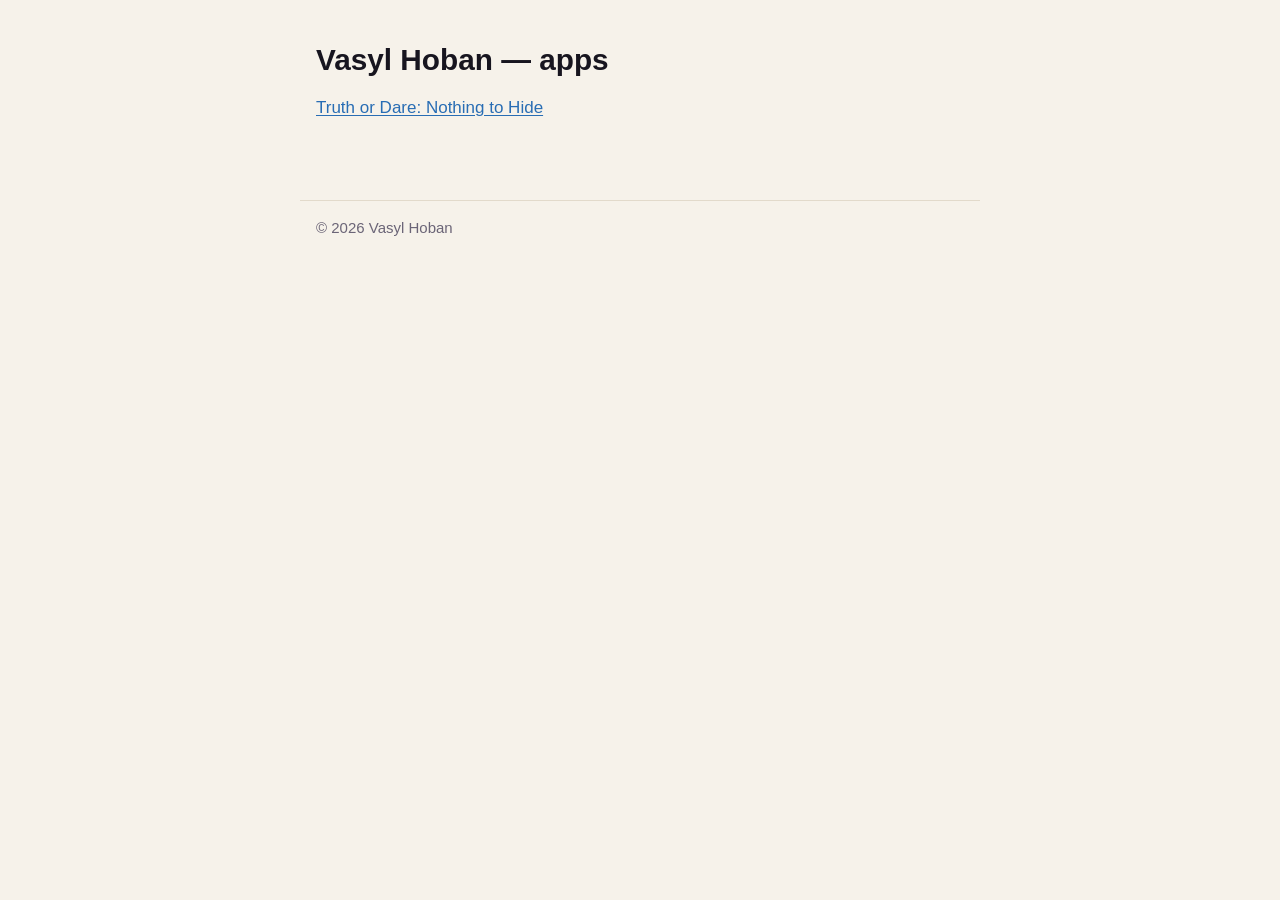
<file: index.html>
<!doctype html>
<html lang="en">
<head>
<meta charset="utf-8">
<meta name="viewport" content="width=device-width, initial-scale=1">
<meta name="color-scheme" content="light dark">
<title>Vasyl Hoban — apps</title>
<link rel="stylesheet" href="assets/site.css">
</head>
<body>
<main>
<h1>Vasyl Hoban — apps</h1>
<ul class="plain">
<li><a href="truthordare/">Truth or Dare: Nothing to Hide</a></li>
</ul>
</main>
<footer class="site"><span>© 2026 Vasyl Hoban</span></footer>
</body>
</html>
</file>
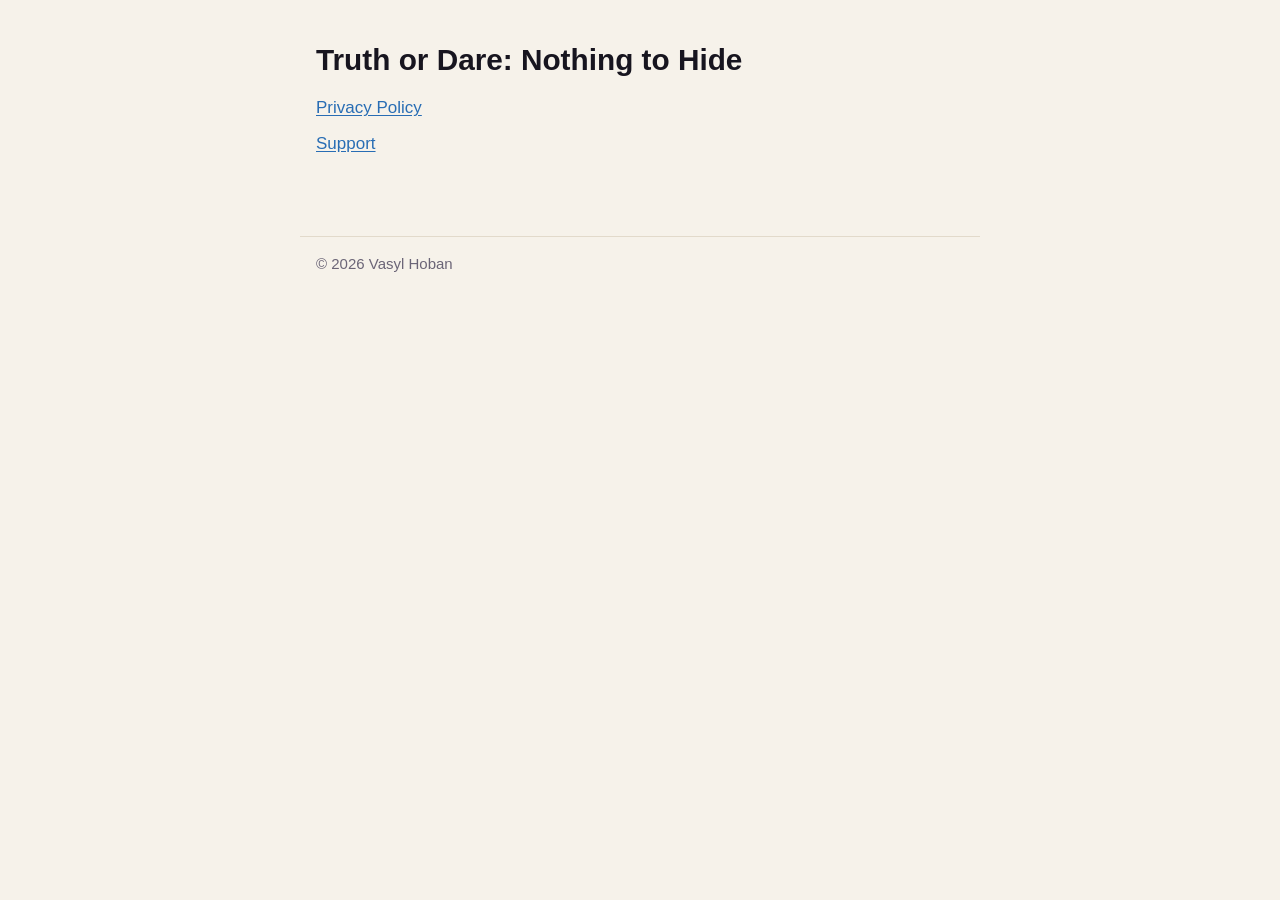
<file: truthordare/index.html>
<!doctype html>
<html lang="en">
<head>
<meta charset="utf-8">
<meta name="viewport" content="width=device-width, initial-scale=1">
<meta name="color-scheme" content="light dark">
<title>Truth or Dare: Nothing to Hide</title>
<link rel="stylesheet" href="../assets/site.css">
</head>
<body>
<main>
<h1>Truth or Dare: Nothing to Hide</h1>
<ul class="plain">
<li><a href="privacy/">Privacy Policy</a></li>
<li><a href="support/">Support</a></li>
</ul>
</main>
<footer class="site"><span>© 2026 Vasyl Hoban</span></footer>
</body>
</html>
</file>
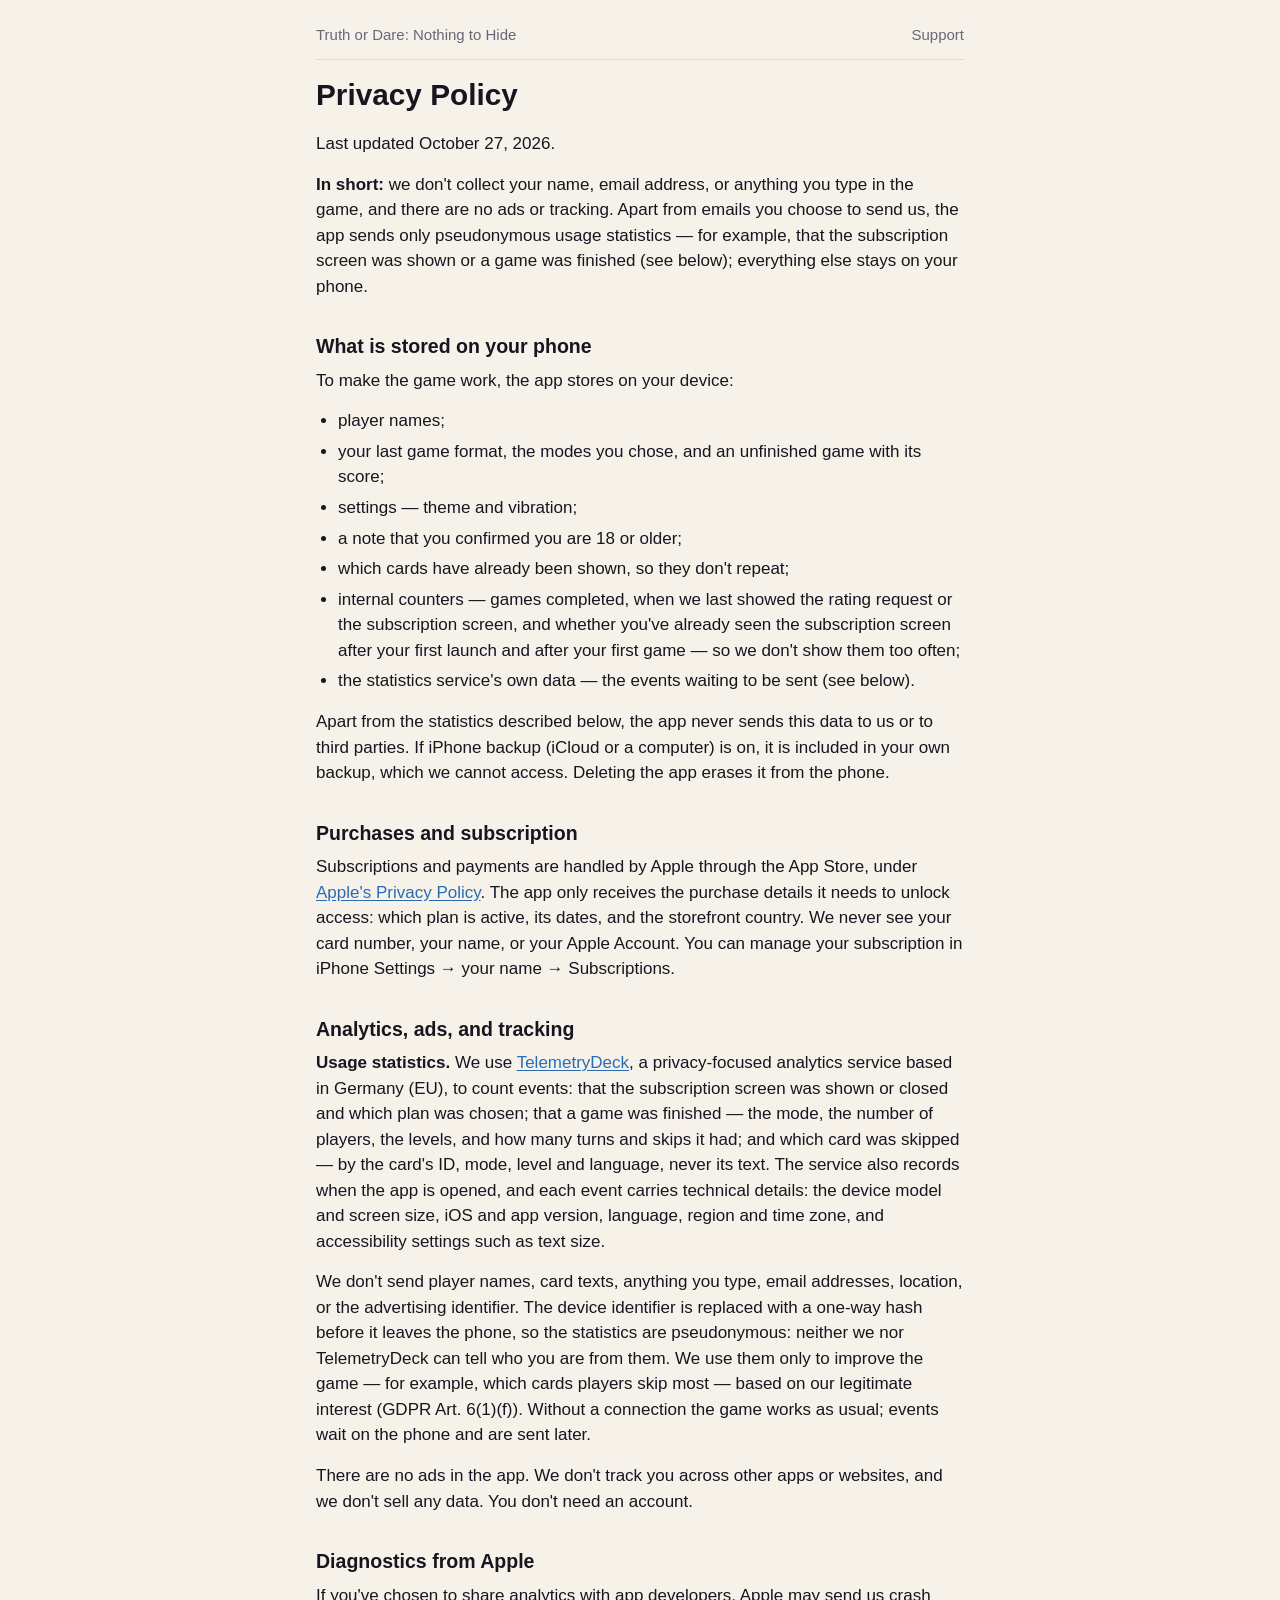
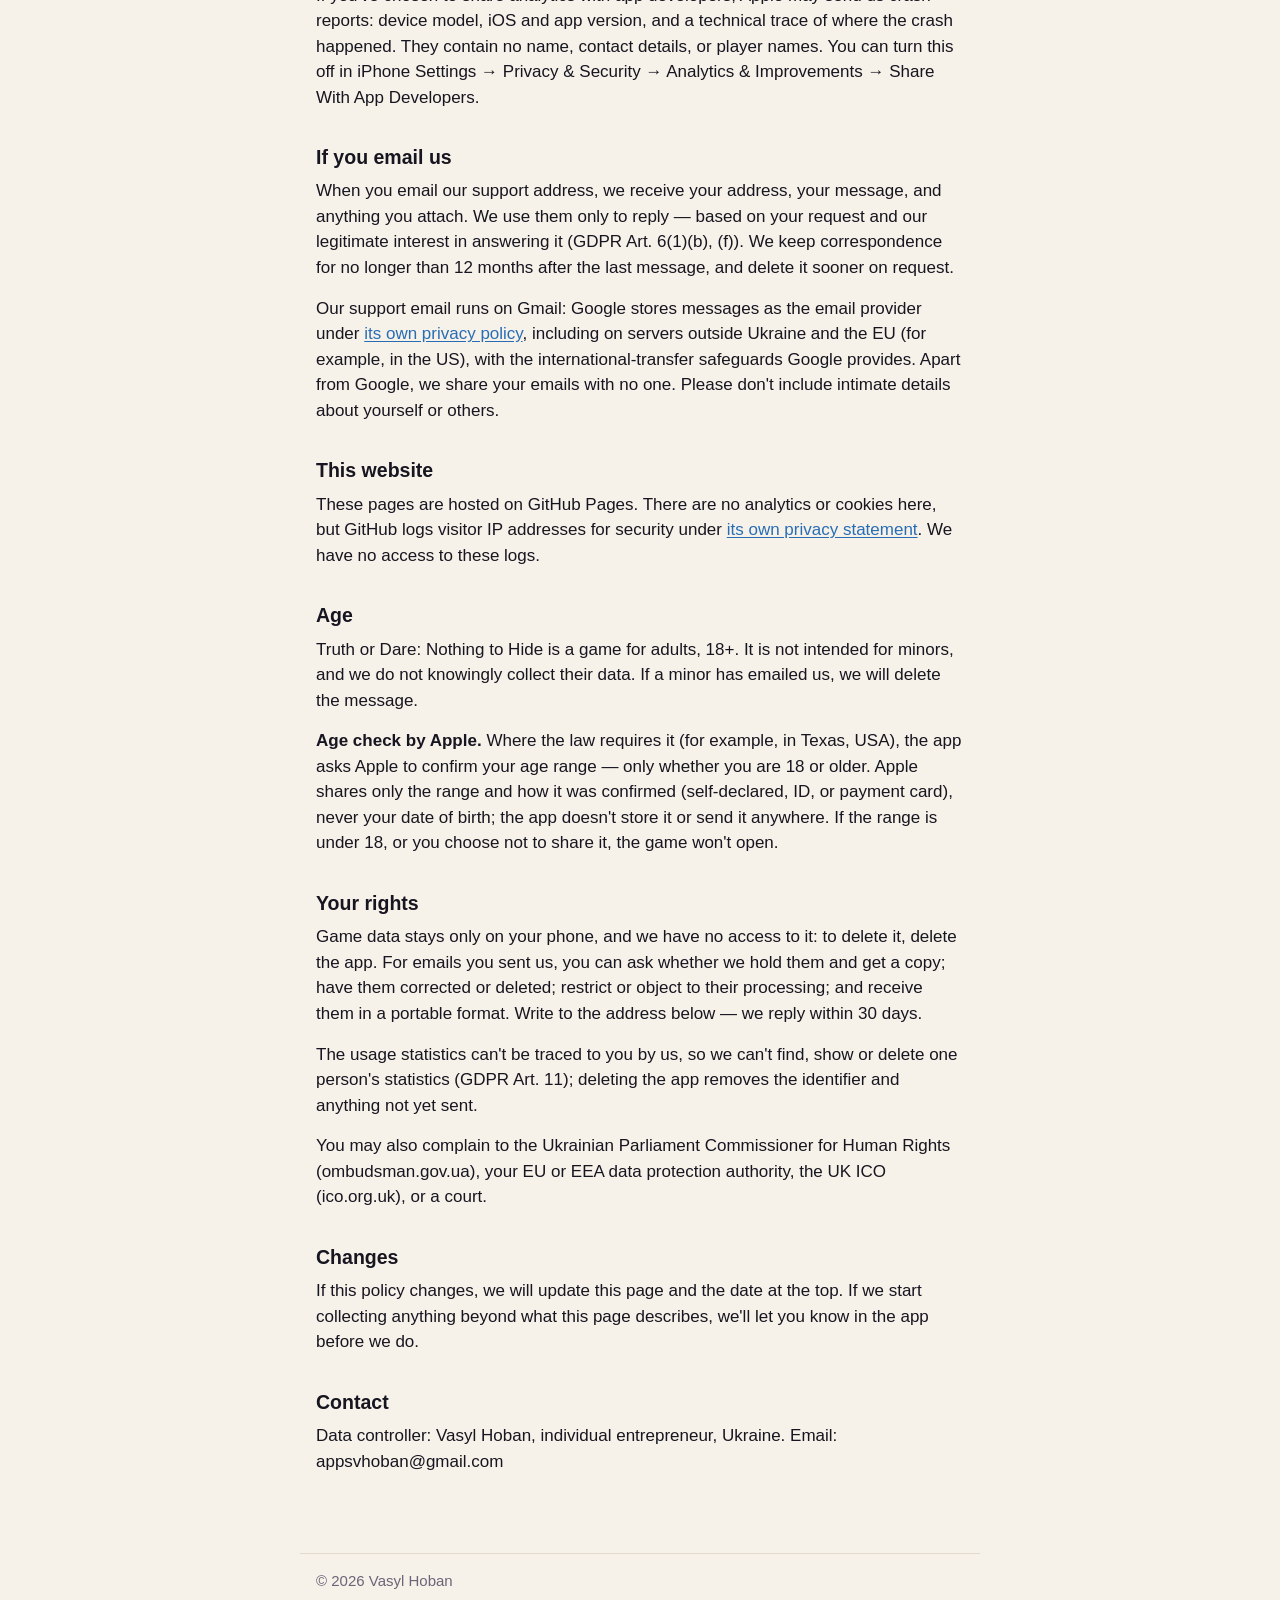
<file: truthordare/privacy/index.html>
<!doctype html>
<html lang="en">
<head>
<meta charset="utf-8">
<meta name="viewport" content="width=device-width, initial-scale=1">
<meta name="color-scheme" content="light dark">
<title>Privacy Policy — Truth or Dare: Nothing to Hide</title>
<link rel="stylesheet" href="../../assets/site.css">
</head>
<body>
<main>
<nav class="top"><a href="../">Truth or Dare: Nothing to Hide</a><span class="links"><a href="../support/">Support</a></span></nav>
<h1 id="privacy-policy">Privacy Policy</h1>
<p>Last updated October 27, 2026.</p>
<p><strong>In short:</strong> we don&#39;t collect your name, email address, or anything you type in the game, and there are no ads or tracking. Apart from emails you choose to send us, the app sends only pseudonymous usage statistics — for example, that the subscription screen was shown or a game was finished (see below); everything else stays on your phone.</p>
<h2 id="what-is-stored-on-your-phone">What is stored on your phone</h2>
<p>To make the game work, the app stores on your device:</p>
<ul><li><p>player names;</p></li><li><p>your last game format, the modes you chose, and an unfinished game with its score;</p></li><li><p>settings — theme and vibration;</p></li><li><p>a note that you confirmed you are 18 or older;</p></li><li><p>which cards have already been shown, so they don&#39;t repeat;</p></li><li><p>internal counters — games completed, when we last showed the rating request or the subscription screen, and whether you&#39;ve already seen the subscription screen after your first launch and after your first game — so we don&#39;t show them too often;</p></li><li><p>the statistics service&#39;s own data — the events waiting to be sent (see below).</p></li></ul>
<p>Apart from the statistics described below, the app never sends this data to us or to third parties. If iPhone backup (iCloud or a computer) is on, it is included in your own backup, which we cannot access. Deleting the app erases it from the phone.</p>
<h2 id="purchases-and-subscription">Purchases and subscription</h2>
<p>Subscriptions and payments are handled by Apple through the App Store, under <a href="https://www.apple.com/legal/privacy/">Apple&#39;s Privacy Policy</a>. The app only receives the purchase details it needs to unlock access: which plan is active, its dates, and the storefront country. We never see your card number, your name, or your Apple Account. You can manage your subscription in iPhone Settings → your name → Subscriptions.</p>
<h2 id="analytics-ads-and-tracking">Analytics, ads, and tracking</h2>
<p><strong>Usage statistics.</strong> We use <a href="https://telemetrydeck.com/privacy/">TelemetryDeck</a>, a privacy-focused analytics service based in Germany (EU), to count events: that the subscription screen was shown or closed and which plan was chosen; that a game was finished — the mode, the number of players, the levels, and how many turns and skips it had; and which card was skipped — by the card&#39;s ID, mode, level and language, never its text. The service also records when the app is opened, and each event carries technical details: the device model and screen size, iOS and app version, language, region and time zone, and accessibility settings such as text size.</p>
<p>We don&#39;t send player names, card texts, anything you type, email addresses, location, or the advertising identifier. The device identifier is replaced with a one-way hash before it leaves the phone, so the statistics are pseudonymous: neither we nor TelemetryDeck can tell who you are from them. We use them only to improve the game — for example, which cards players skip most — based on our legitimate interest (GDPR Art. 6(1)(f)). Without a connection the game works as usual; events wait on the phone and are sent later.</p>
<p>There are no ads in the app. We don&#39;t track you across other apps or websites, and we don&#39;t sell any data. You don&#39;t need an account.</p>
<h2 id="diagnostics-from-apple">Diagnostics from Apple</h2>
<p>If you&#39;ve chosen to share analytics with app developers, Apple may send us crash reports: device model, iOS and app version, and a technical trace of where the crash happened. They contain no name, contact details, or player names. You can turn this off in iPhone Settings → Privacy &amp; Security → Analytics &amp; Improvements → Share With App Developers.</p>
<h2 id="if-you-email-us">If you email us</h2>
<p>When you email our support address, we receive your address, your message, and anything you attach. We use them only to reply — based on your request and our legitimate interest in answering it (GDPR Art. 6(1)(b), (f)). We keep correspondence for no longer than 12 months after the last message, and delete it sooner on request.</p>
<p>Our support email runs on Gmail: Google stores messages as the email provider under <a href="https://policies.google.com/privacy">its own privacy policy</a>, including on servers outside Ukraine and the EU (for example, in the US), with the international-transfer safeguards Google provides. Apart from Google, we share your emails with no one. Please don&#39;t include intimate details about yourself or others.</p>
<h2 id="this-website">This website</h2>
<p>These pages are hosted on GitHub Pages. There are no analytics or cookies here, but GitHub logs visitor IP addresses for security under <a href="https://docs.github.com/site-policy/privacy-policies/github-general-privacy-statement">its own privacy statement</a>. We have no access to these logs.</p>
<h2 id="age">Age</h2>
<p>Truth or Dare: Nothing to Hide is a game for adults, 18+. It is not intended for minors, and we do not knowingly collect their data. If a minor has emailed us, we will delete the message.</p>
<p><strong>Age check by Apple.</strong> Where the law requires it (for example, in Texas, USA), the app asks Apple to confirm your age range — only whether you are 18 or older. Apple shares only the range and how it was confirmed (self-declared, ID, or payment card), never your date of birth; the app doesn&#39;t store it or send it anywhere. If the range is under 18, or you choose not to share it, the game won&#39;t open.</p>
<h2 id="your-rights">Your rights</h2>
<p>Game data stays only on your phone, and we have no access to it: to delete it, delete the app. For emails you sent us, you can ask whether we hold them and get a copy; have them corrected or deleted; restrict or object to their processing; and receive them in a portable format. Write to the address below — we reply within 30 days.</p>
<p>The usage statistics can&#39;t be traced to you by us, so we can&#39;t find, show or delete one person&#39;s statistics (GDPR Art. 11); deleting the app removes the identifier and anything not yet sent.</p>
<p>You may also complain to the Ukrainian Parliament Commissioner for Human Rights (ombudsman.gov.ua), your EU or EEA data protection authority, the UK ICO (ico.org.uk), or a court.</p>
<h2 id="changes">Changes</h2>
<p>If this policy changes, we will update this page and the date at the top. If we start collecting anything beyond what this page describes, we&#39;ll let you know in the app before we do.</p>
<h2 id="contact">Contact</h2>
<p>Data controller: Vasyl Hoban, individual entrepreneur, Ukraine. Email: appsvhoban@gmail.com</p>
</main>
<footer class="site"><span>© 2026 Vasyl Hoban</span></footer>
</body>
</html>
</file>
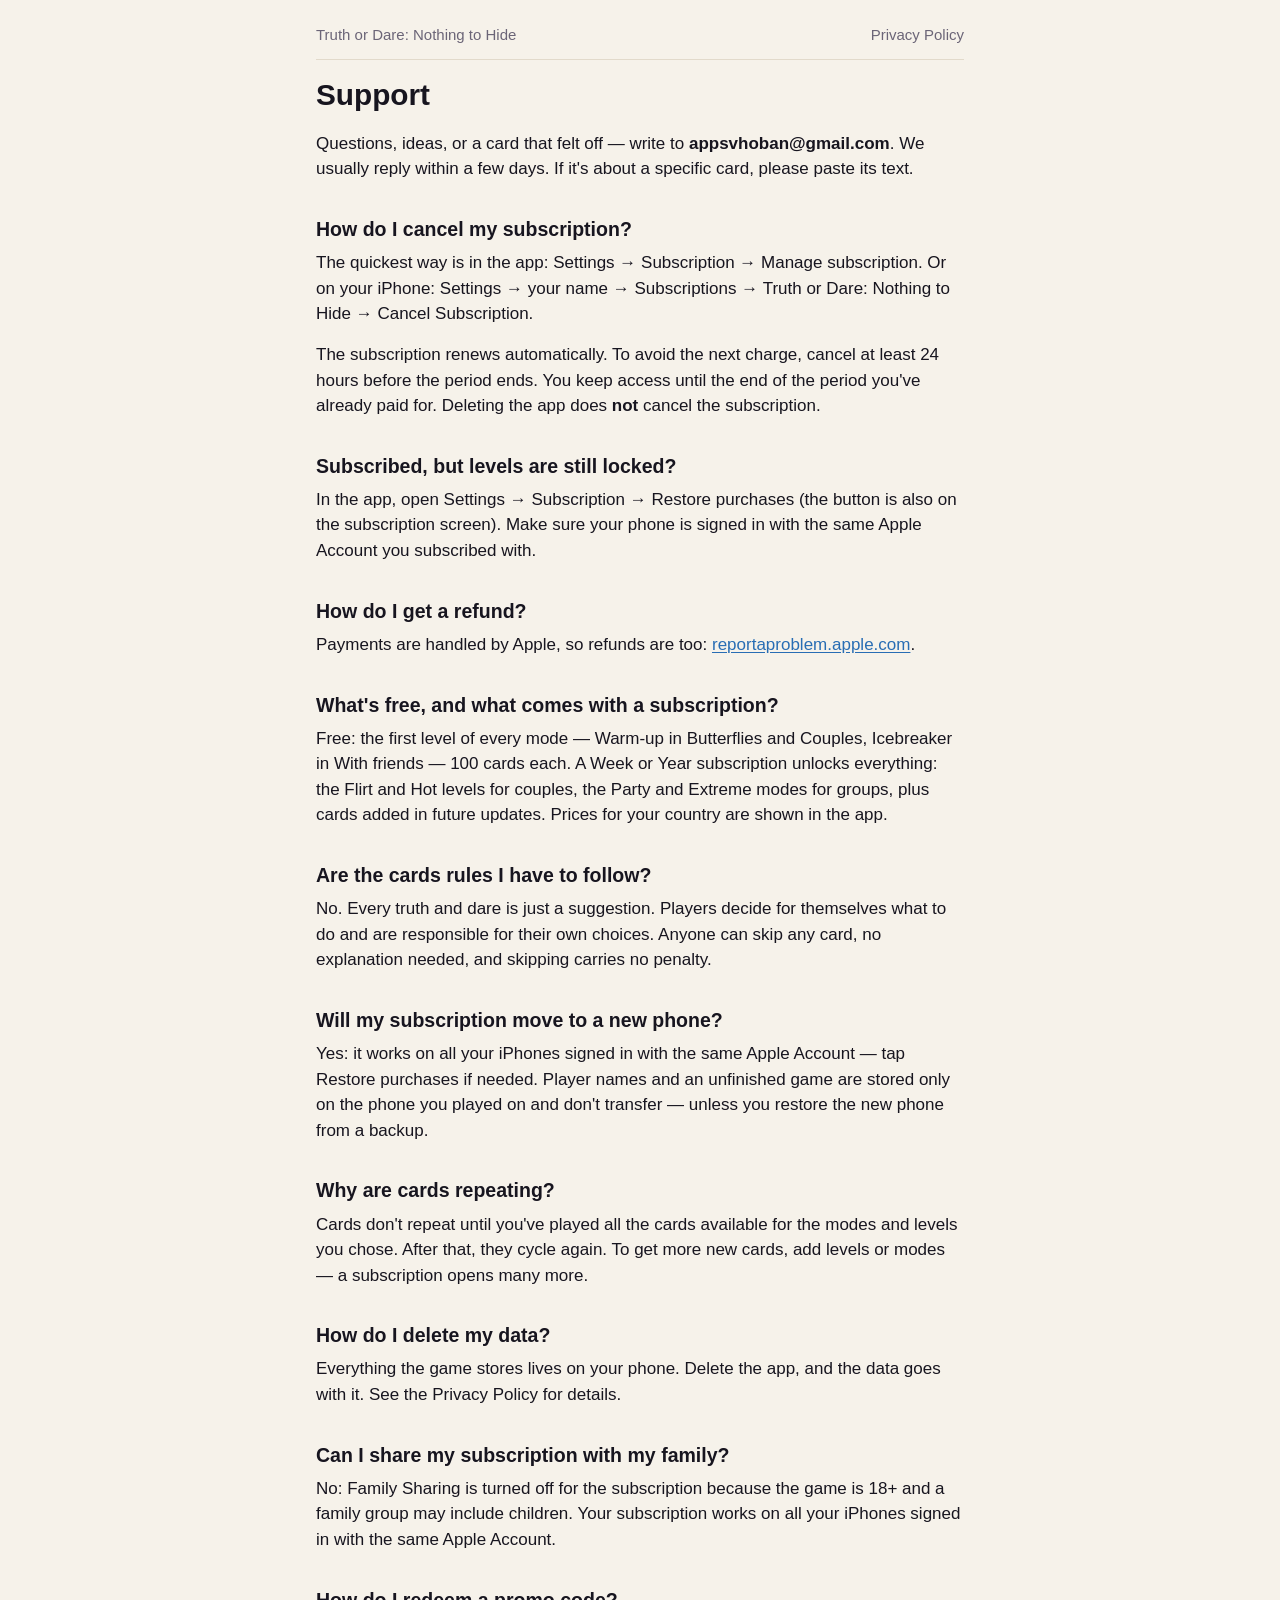
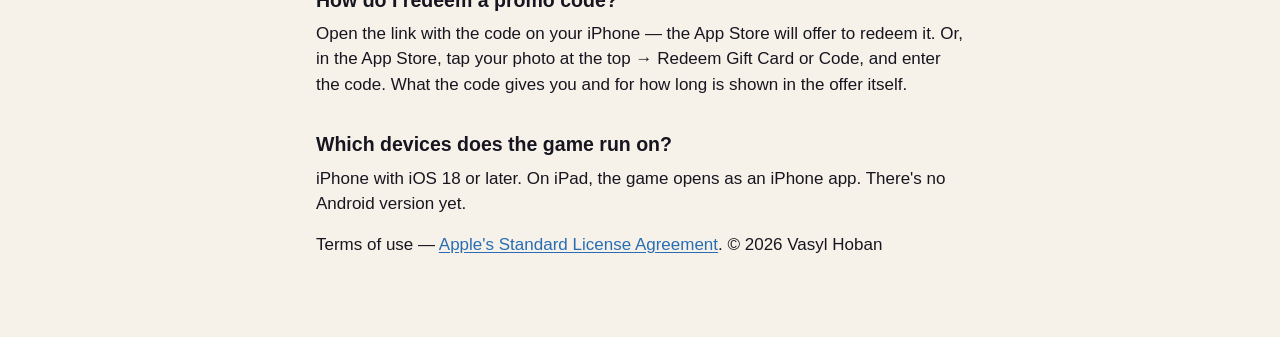
<file: truthordare/support/index.html>
<!doctype html>
<html lang="en">
<head>
<meta charset="utf-8">
<meta name="viewport" content="width=device-width, initial-scale=1">
<meta name="color-scheme" content="light dark">
<title>Support — Truth or Dare: Nothing to Hide</title>
<link rel="stylesheet" href="../../assets/site.css">
</head>
<body>
<main>
<nav class="top"><a href="../">Truth or Dare: Nothing to Hide</a><span class="links"><a href="../privacy/">Privacy Policy</a></span></nav>
<h1 id="support">Support</h1>
<p>Questions, ideas, or a card that felt off — write to <strong>appsvhoban@gmail.com</strong>. We usually reply within a few days. If it&#39;s about a specific card, please paste its text.</p>
<h2 id="how-do-i-cancel-my-subscription">How do I cancel my subscription?</h2>
<p>The quickest way is in the app: Settings → Subscription → Manage subscription. Or on your iPhone: Settings → your name → Subscriptions → Truth or Dare: Nothing to Hide → Cancel Subscription.</p>
<p>The subscription renews automatically. To avoid the next charge, cancel at least 24 hours before the period ends. You keep access until the end of the period you&#39;ve already paid for. Deleting the app does <strong>not</strong> cancel the subscription.</p>
<h2 id="subscribed-but-levels-are-still-locked">Subscribed, but levels are still locked?</h2>
<p>In the app, open Settings → Subscription → Restore purchases (the button is also on the subscription screen). Make sure your phone is signed in with the same Apple Account you subscribed with.</p>
<h2 id="how-do-i-get-a-refund">How do I get a refund?</h2>
<p>Payments are handled by Apple, so refunds are too: <a href="https://reportaproblem.apple.com/">reportaproblem.apple.com</a>.</p>
<h2 id="whats-free-and-what-comes-with-a-subscription">What&#39;s free, and what comes with a subscription?</h2>
<p>Free: the first level of every mode — Warm-up in Butterflies and Couples, Icebreaker in With friends — 100 cards each. A Week or Year subscription unlocks everything: the Flirt and Hot levels for couples, the Party and Extreme modes for groups, plus cards added in future updates. Prices for your country are shown in the app.</p>
<h2 id="are-the-cards-rules-i-have-to-follow">Are the cards rules I have to follow?</h2>
<p>No. Every truth and dare is just a suggestion. Players decide for themselves what to do and are responsible for their own choices. Anyone can skip any card, no explanation needed, and skipping carries no penalty.</p>
<h2 id="will-my-subscription-move-to-a-new-phone">Will my subscription move to a new phone?</h2>
<p>Yes: it works on all your iPhones signed in with the same Apple Account — tap Restore purchases if needed. Player names and an unfinished game are stored only on the phone you played on and don&#39;t transfer — unless you restore the new phone from a backup.</p>
<h2 id="why-are-cards-repeating">Why are cards repeating?</h2>
<p>Cards don&#39;t repeat until you&#39;ve played all the cards available for the modes and levels you chose. After that, they cycle again. To get more new cards, add levels or modes — a subscription opens many more.</p>
<h2 id="how-do-i-delete-my-data">How do I delete my data?</h2>
<p>Everything the game stores lives on your phone. Delete the app, and the data goes with it. See the Privacy Policy for details.</p>
<h2 id="can-i-share-my-subscription-with-my-family">Can I share my subscription with my family?</h2>
<p>No: Family Sharing is turned off for the subscription because the game is 18+ and a family group may include children. Your subscription works on all your iPhones signed in with the same Apple Account.</p>
<h2 id="how-do-i-redeem-a-promo-code">How do I redeem a promo code?</h2>
<p>Open the link with the code on your iPhone — the App Store will offer to redeem it. Or, in the App Store, tap your photo at the top → Redeem Gift Card or Code, and enter the code. What the code gives you and for how long is shown in the offer itself.</p>
<h2 id="which-devices-does-the-game-run-on">Which devices does the game run on?</h2>
<p>iPhone with iOS 18 or later. On iPad, the game opens as an iPhone app. There&#39;s no Android version yet.</p>
<p>Terms of use — <a href="https://www.apple.com/legal/internet-services/itunes/dev/stdeula/">Apple&#39;s Standard License Agreement</a>. © 2026 Vasyl Hoban</p>
</main>
</body>
</html>
</file>
<file: assets/site.css>
:root {
  --bg: #F6F2EA; --text: #17151F; --muted: #6B6577; --link: #286DB4; --rule: #E2DACB;
}
@media (prefers-color-scheme: dark) {
  :root { --bg: #111018; --text: #F4F1EA; --muted: #A29DB0; --link: #6CB8FF; --rule: #2F2B3B; }
}
* { box-sizing: border-box; }
html { -webkit-text-size-adjust: 100%; text-size-adjust: 100%; }
body {
  margin: 0; background: var(--bg); color: var(--text);
  font: 17px/1.5 -apple-system, BlinkMacSystemFont, "Segoe UI", Roboto, "Helvetica Neue", Arial, sans-serif;
  overflow-wrap: break-word;
}
main { max-width: 680px; margin: 0 auto; padding: 24px 16px 64px; }
a { color: var(--link); text-underline-offset: 2px; }
h1 { font-size: 1.75em; line-height: 1.2; margin: 0.6em 0; }
h2 { font-size: 1.15em; line-height: 1.3; margin: 1.8em 0 0.4em; }
p { margin: 0 0 0.9em; }
ul { padding-left: 1.3em; margin: 0 0 0.9em; }
li > p { margin: 0 0 0.3em; }
ul.plain { list-style: none; padding: 0; }
ul.plain li { margin: 0 0 0.6em; }
.muted { color: var(--muted); }
nav.top {
  display: flex; flex-wrap: wrap; justify-content: space-between; gap: 8px 16px;
  font-size: 15px; padding-bottom: 12px; border-bottom: 1px solid var(--rule);
}
nav.top a { color: var(--muted); text-decoration: none; }
nav.top a:hover { color: var(--link); text-decoration: underline; }
nav.top .links { display: flex; gap: 16px; }
footer.site {
  max-width: 680px; margin: 0 auto; padding: 16px 16px 40px; border-top: 1px solid var(--rule);
  font-size: 15px; color: var(--muted);
}
</file>
